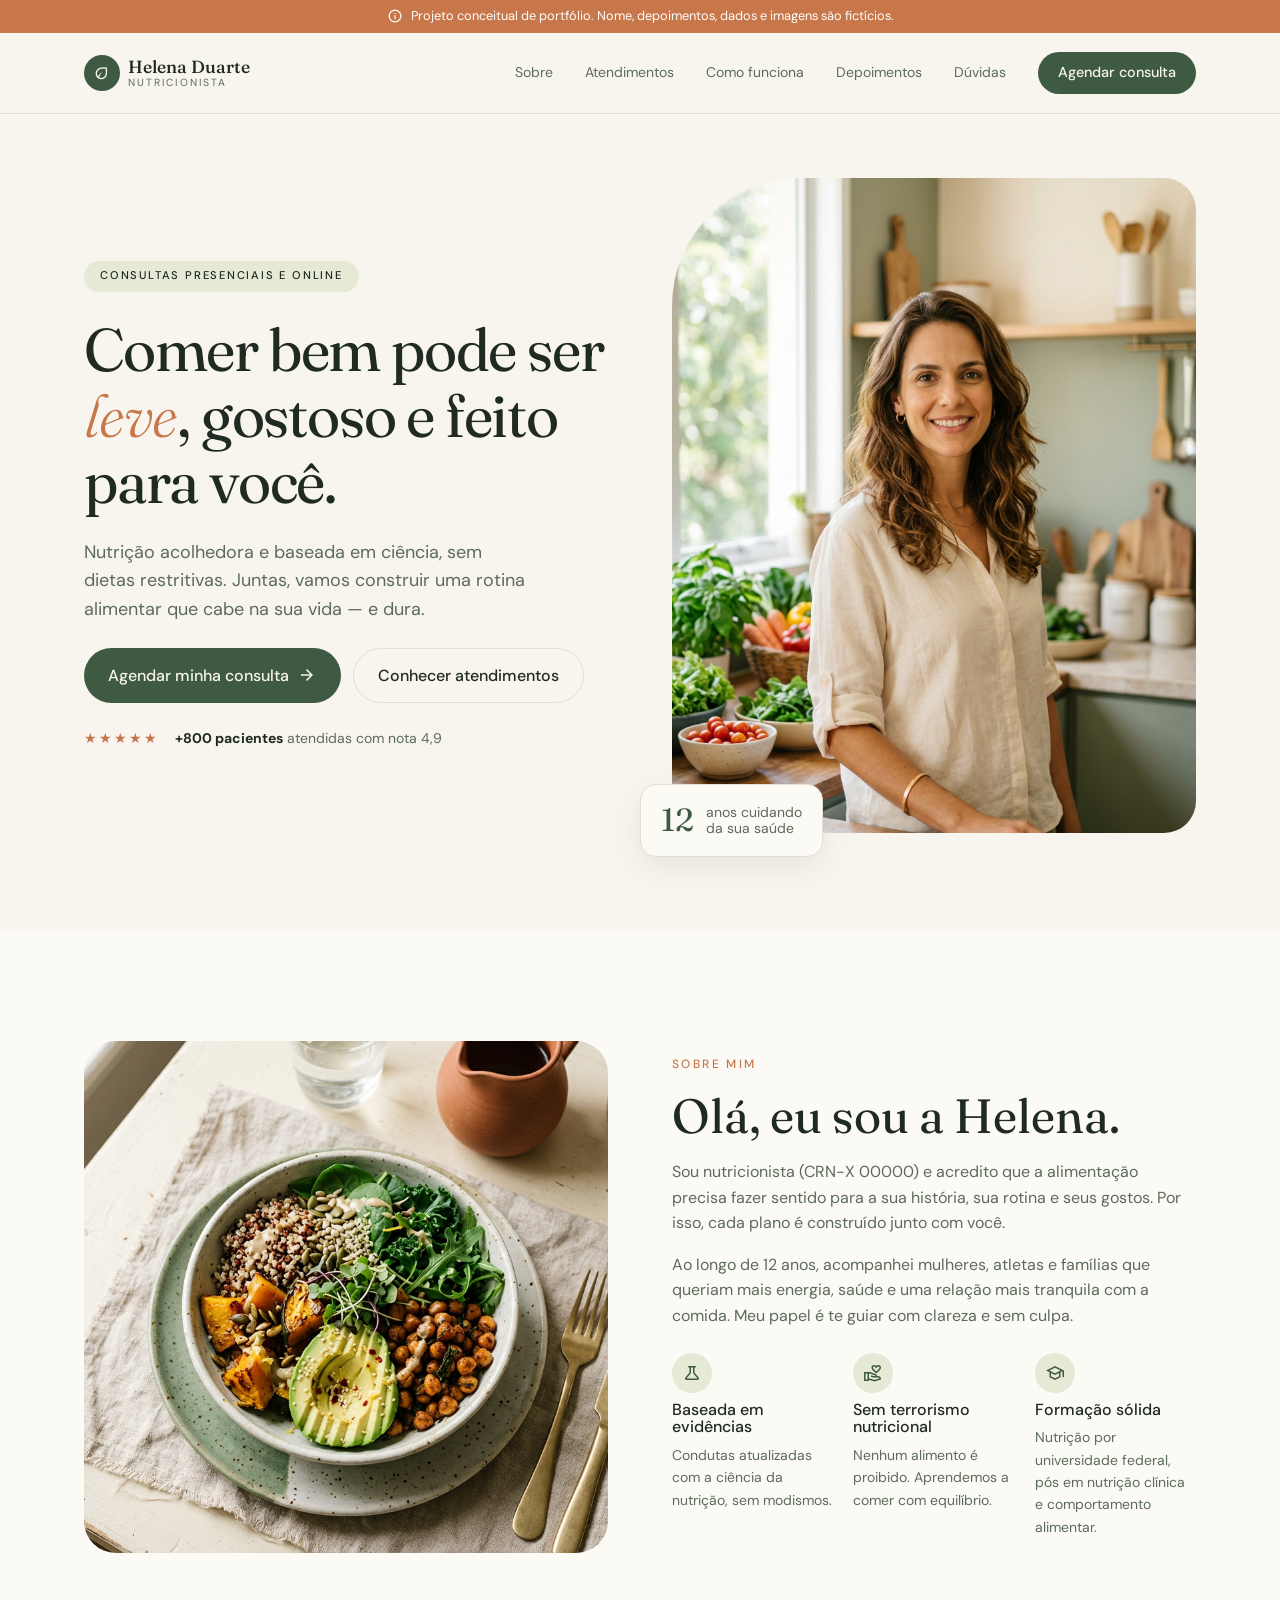
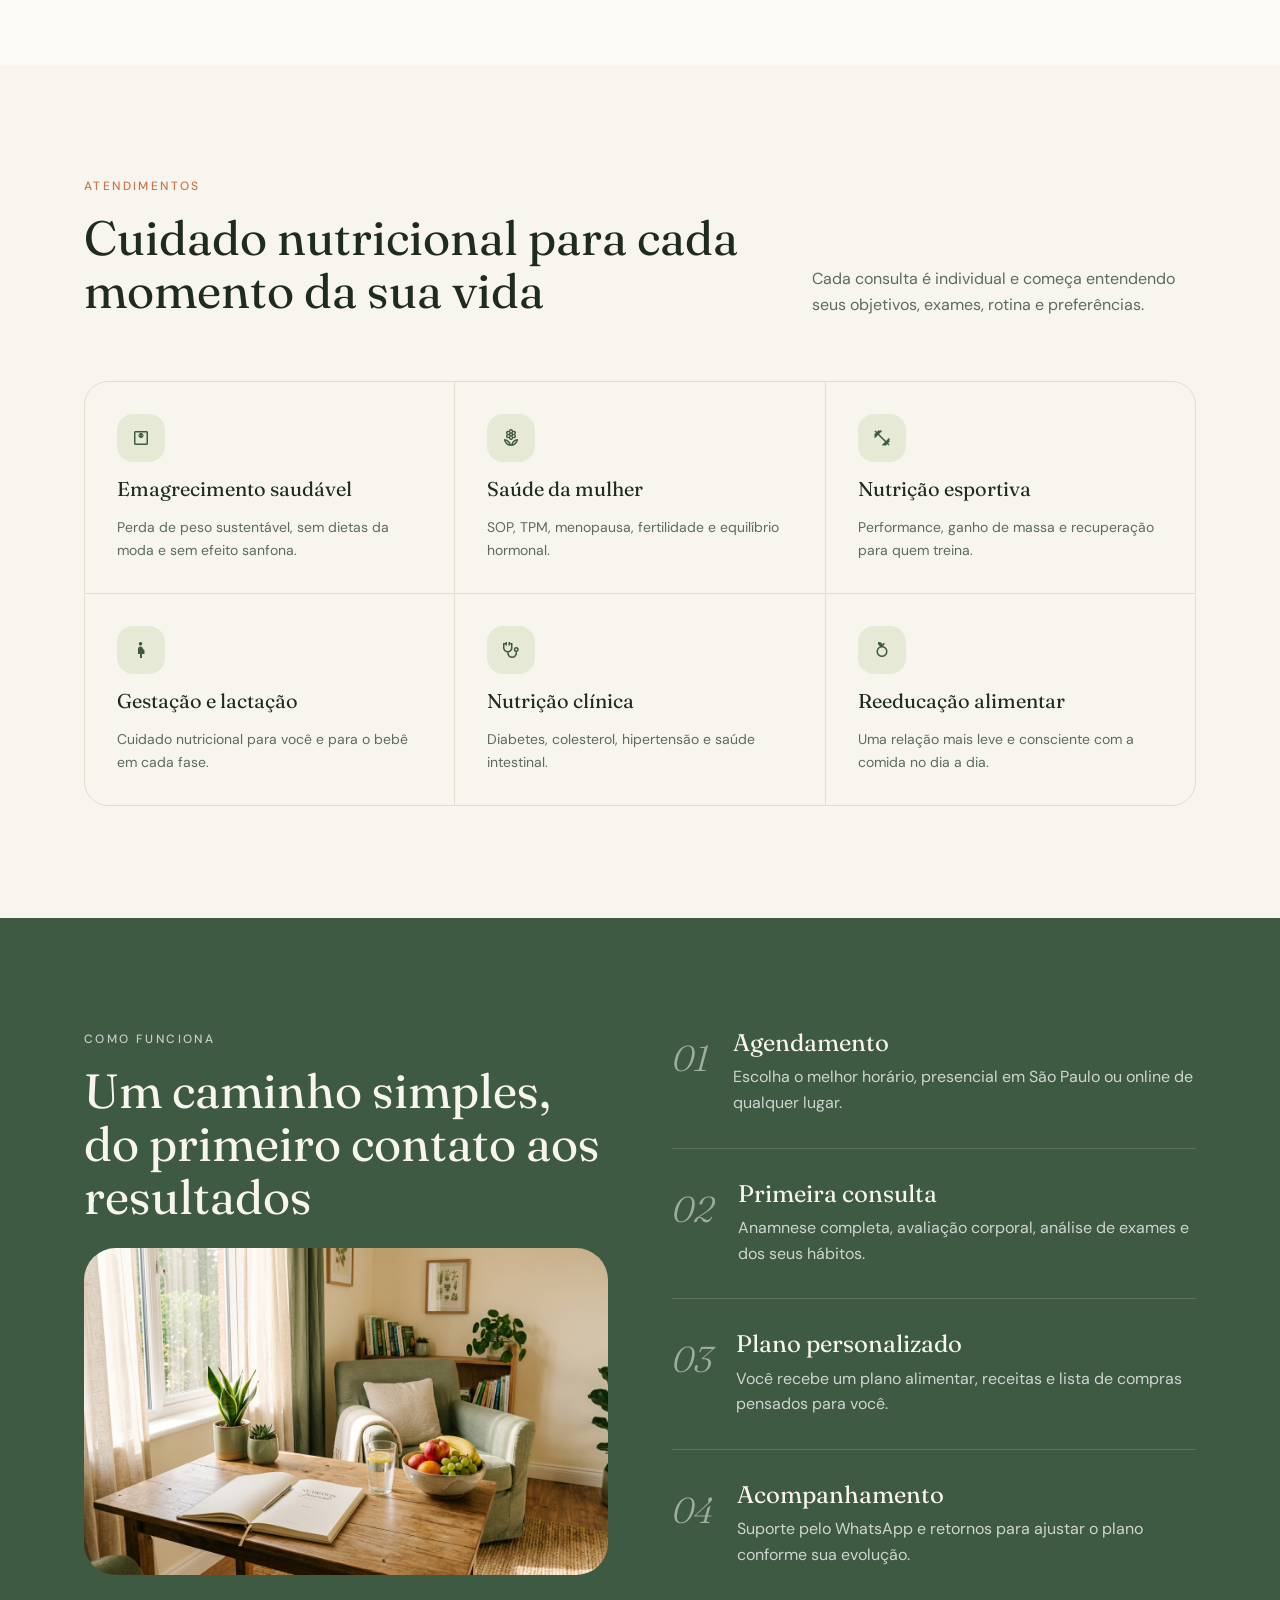
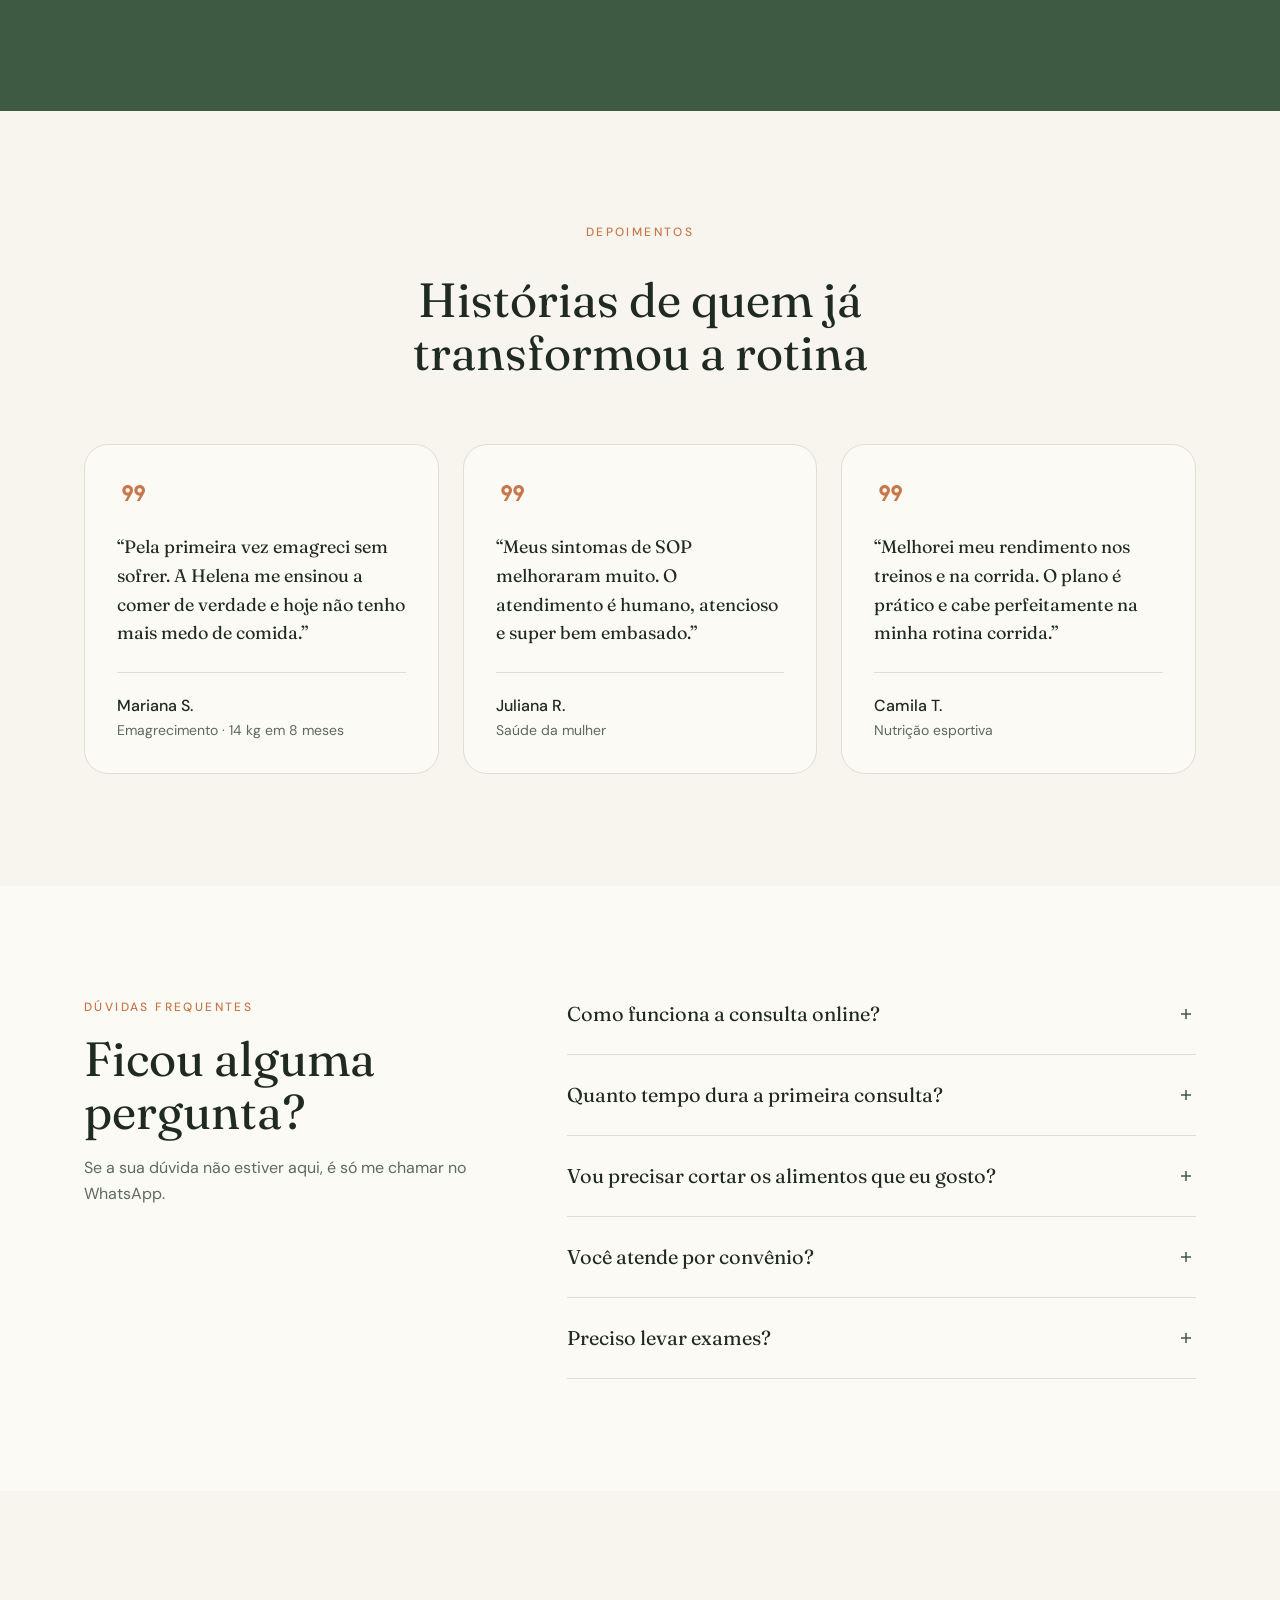
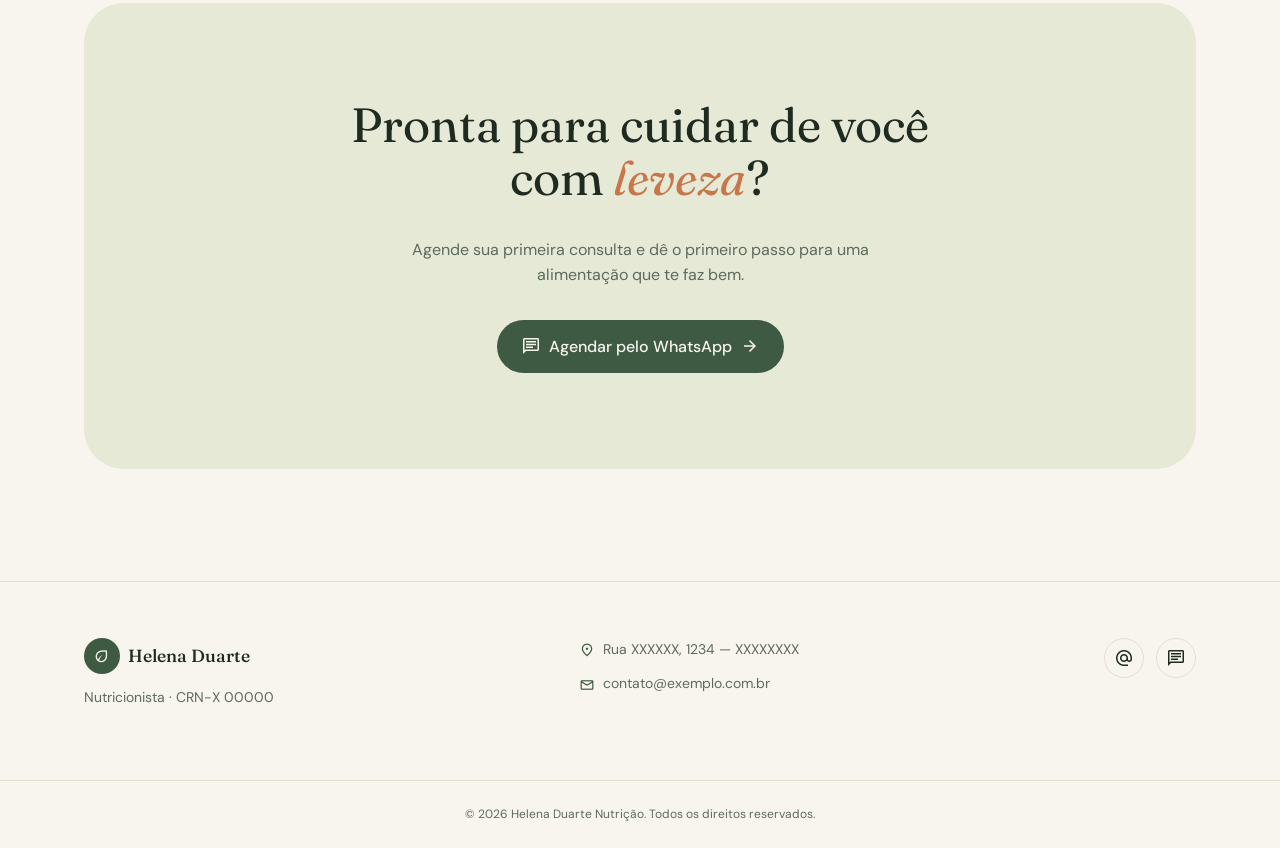
<file: index.html>
<!DOCTYPE html>
<html lang="pt-BR">
<head>
  <meta charset="UTF-8">
  <meta name="viewport" content="width=device-width, initial-scale=1.0">
  <title>Helena Duarte | Nutricionista (Projeto Conceitual)</title>
  <meta name="description" content="Nutrição acolhedora e baseada em ciência, sem dietas restritivas. Consultas presenciais e online.">
  

  <!-- Fontes do Google: Fraunces (títulos) e DM Sans (textos) -->
  <link rel="preconnect" href="https://fonts.googleapis.com">
  <link rel="preconnect" href="https://fonts.gstatic.com" crossorigin>
  <link href="https://fonts.googleapis.com/css2?family=DM+Sans:wght@400;500;600&family=Fraunces:ital,wght@0,300;0,400;0,500;1,300;1,400&display=swap" rel="stylesheet">

  <!-- Ícones do Google (Material Symbols). Uso: <span class="material-symbols-outlined">nome_do_icone</span> -->
  <link href="https://fonts.googleapis.com/css2?family=Material+Symbols+Outlined:opsz,wght,FILL,GRAD@24,400,0,0" rel="stylesheet">

  <link rel="stylesheet" href="./css/style.css">
</head>
<body>

  <div class="aviso-demo" role="note">
  <span class="material-symbols-outlined">info</span>
  <p>Projeto conceitual de portfólio. Nome, depoimentos, dados e imagens são fictícios.</p>
</div>

  <!-- ========== CABEÇALHO ========== -->
  <header class="header">
    <div class="container header__inner">
      <a href="#inicio" class="logo">
        <span class="logo__icon"><span class="material-symbols-outlined">eco</span></span>
        <span class="logo__text">
          <strong>Helena Duarte</strong>
          <small>Nutricionista</small>
        </span>
      </a>

      <nav class="nav" id="menu">
        <a href="#sobre">Sobre</a>
        <a href="#atendimentos">Atendimentos</a>
        <a href="#como-funciona">Como funciona</a>
        <a href="#depoimentos">Depoimentos</a>
        <a href="#duvidas">Dúvidas</a>
        <a href="https://wa.me/5511999999999" target="_blank" class="btn btn--primary nav__cta">Agendar consulta</a>
      </nav>

      <button class="menu-toggle" id="menu-toggle" aria-label="Abrir menu" aria-expanded="false">
        <span class="material-symbols-outlined">menu</span>
      </button>
    </div>
  </header>

  <main>

    <!-- ========== HERO (primeira seção) ========== -->
    <section id="inicio" class="hero">
      <div class="container hero__grid">
        <div class="hero__content">
          <span class="badge">Consultas presenciais e online</span>
          <h1>Comer bem pode ser <em>leve</em>, gostoso e feito para você.</h1>
          <p class="lead">
            Nutrição acolhedora e baseada em ciência, sem dietas restritivas. Juntas, vamos construir
            uma rotina alimentar que cabe na sua vida — e dura.
          </p>

          <div class="hero__buttons">
            <a href="https://wa.me/5511999999999" target="_blank" class="btn btn--primary btn--lg">
              Agendar minha consulta
              <span class="material-symbols-outlined">arrow_forward</span>
            </a>
            <a href="#atendimentos" class="btn btn--outline btn--lg">Conhecer atendimentos</a>
          </div>

          <div class="rating">
            <span class="stars">★★★★★</span>
            <p><strong>+800 pacientes</strong> atendidas com nota 4,9</p>
          </div>
        </div>

        <div class="hero__image">
          <img src="images/nutricionista.png" alt="Retrato da nutricionista Helena Duarte sorrindo em uma cozinha iluminada">
          <div class="hero__stat">
            <span class="hero__stat-number">12</span>
            <span>anos cuidando<br>da sua saúde</span>
          </div>
        </div>
      </div>
    </section>

    <!-- ========== SOBRE ========== -->
    <section id="sobre" class="section section--card">
      <div class="container about__grid">
        <img class="about__image" src="images/prato.png" alt="Prato colorido com quinoa, abóbora assada, abacate e grão-de-bico">

        <div class="about__content">
          <p class="eyebrow">Sobre mim</p>
          <h2>Olá, eu sou a Helena.</h2>
          <p class="muted">
            Sou nutricionista (CRN-X 00000) e acredito que a alimentação precisa fazer sentido para a sua
            história, sua rotina e seus gostos. Por isso, cada plano é construído junto com você.
          </p>
          <p class="muted">
            Ao longo de 12 anos, acompanhei mulheres, atletas e famílias que queriam mais energia, saúde e
            uma relação mais tranquila com a comida. Meu papel é te guiar com clareza e sem culpa.
          </p>

          <ul class="pillars">
            <li>
              <span class="icon-circle"><span class="material-symbols-outlined">science</span></span>
              <h3>Baseada em evidências</h3>
              <p>Condutas atualizadas com a ciência da nutrição, sem modismos.</p>
            </li>
            <li>
              <span class="icon-circle"><span class="material-symbols-outlined">volunteer_activism</span></span>
              <h3>Sem terrorismo nutricional</h3>
              <p>Nenhum alimento é proibido. Aprendemos a comer com equilíbrio.</p>
            </li>
            <li>
              <span class="icon-circle"><span class="material-symbols-outlined">school</span></span>
              <h3>Formação sólida</h3>
              <p>Nutrição por universidade federal, pós em nutrição clínica e comportamento alimentar.</p>
            </li>
          </ul>
        </div>
      </div>
    </section>

    <!-- ========== ATENDIMENTOS ========== -->
    <section id="atendimentos" class="section">
      <div class="container">
        <div class="section__head">
          <div>
            <p class="eyebrow">Atendimentos</p>
            <h2>Cuidado nutricional para cada momento da sua vida</h2>
          </div>
          <p class="muted">Cada consulta é individual e começa entendendo seus objetivos, exames, rotina e preferências.</p>
        </div>

        <ul class="services">
          <li class="service">
            <span class="icon-square"><span class="material-symbols-outlined">monitor_weight</span></span>
            <h3>Emagrecimento saudável</h3>
            <p>Perda de peso sustentável, sem dietas da moda e sem efeito sanfona.</p>
          </li>
          <li class="service">
            <span class="icon-square"><span class="material-symbols-outlined">local_florist</span></span>
            <h3>Saúde da mulher</h3>
            <p>SOP, TPM, menopausa, fertilidade e equilíbrio hormonal.</p>
          </li>
          <li class="service">
            <span class="icon-square"><span class="material-symbols-outlined">fitness_center</span></span>
            <h3>Nutrição esportiva</h3>
            <p>Performance, ganho de massa e recuperação para quem treina.</p>
          </li>
          <li class="service">
            <span class="icon-square"><span class="material-symbols-outlined">pregnant_woman</span></span>
            <h3>Gestação e lactação</h3>
            <p>Cuidado nutricional para você e para o bebê em cada fase.</p>
          </li>
          <li class="service">
            <span class="icon-square"><span class="material-symbols-outlined">stethoscope</span></span>
            <h3>Nutrição clínica</h3>
            <p>Diabetes, colesterol, hipertensão e saúde intestinal.</p>
          </li>
          <li class="service">
            <span class="icon-square"><span class="material-symbols-outlined">nutrition</span></span>
            <h3>Reeducação alimentar</h3>
            <p>Uma relação mais leve e consciente com a comida no dia a dia.</p>
          </li>
        </ul>
      </div>
    </section>

    <!-- ========== COMO FUNCIONA ========== -->
    <section id="como-funciona" class="section section--primary">
      <div class="container process__grid">
        <div>
          <p class="eyebrow eyebrow--light">Como funciona</p>
          <h2>Um caminho simples, do primeiro contato aos resultados</h2>
          <img class="process__image" src="images/consulta.png" alt="Consultório aconchegante com mesa de madeira, frutas e plantas">
        </div>

        <ol class="steps">
          <li>
            <span class="steps__number">01</span>
            <div>
              <h3>Agendamento</h3>
              <p>Escolha o melhor horário, presencial em São Paulo ou online de qualquer lugar.</p>
            </div>
          </li>
          <li>
            <span class="steps__number">02</span>
            <div>
              <h3>Primeira consulta</h3>
              <p>Anamnese completa, avaliação corporal, análise de exames e dos seus hábitos.</p>
            </div>
          </li>
          <li>
            <span class="steps__number">03</span>
            <div>
              <h3>Plano personalizado</h3>
              <p>Você recebe um plano alimentar, receitas e lista de compras pensados para você.</p>
            </div>
          </li>
          <li>
            <span class="steps__number">04</span>
            <div>
              <h3>Acompanhamento</h3>
              <p>Suporte pelo WhatsApp e retornos para ajustar o plano conforme sua evolução.</p>
            </div>
          </li>
        </ol>
      </div>
    </section>

    <!-- ========== DEPOIMENTOS ========== -->
    <section id="depoimentos" class="section">
      <div class="container">
        <div class="section__head section__head--center">
          <p class="eyebrow">Depoimentos</p>
          <h2>Histórias de quem já transformou a rotina</h2>
        </div>

        <ul class="testimonials">
          <li>
            <figure class="testimonial">
              <span class="material-symbols-outlined testimonial__quote">format_quote</span>
              <blockquote>“Pela primeira vez emagreci sem sofrer. A Helena me ensinou a comer de verdade e hoje não tenho mais medo de comida.”</blockquote>
              <figcaption>
                <strong>Mariana S.</strong>
                <span>Emagrecimento · 14 kg em 8 meses</span>
              </figcaption>
            </figure>
          </li>
          <li>
            <figure class="testimonial">
              <span class="material-symbols-outlined testimonial__quote">format_quote</span>
              <blockquote>“Meus sintomas de SOP melhoraram muito. O atendimento é humano, atencioso e super bem embasado.”</blockquote>
              <figcaption>
                <strong>Juliana R.</strong>
                <span>Saúde da mulher</span>
              </figcaption>
            </figure>
          </li>
          <li>
            <figure class="testimonial">
              <span class="material-symbols-outlined testimonial__quote">format_quote</span>
              <blockquote>“Melhorei meu rendimento nos treinos e na corrida. O plano é prático e cabe perfeitamente na minha rotina corrida.”</blockquote>
              <figcaption>
                <strong>Camila T.</strong>
                <span>Nutrição esportiva</span>
              </figcaption>
            </figure>
          </li>
        </ul>
      </div>
    </section>

    <!-- ========== DÚVIDAS (FAQ) ========== -->
    <!-- A tag <details> abre e fecha sozinha, sem precisar de JavaScript! -->
    <section id="duvidas" class="section section--card">
      <div class="container faq__grid">
        <div>
          <p class="eyebrow">Dúvidas frequentes</p>
          <h2>Ficou alguma pergunta?</h2>
          <p class="muted">Se a sua dúvida não estiver aqui, é só me chamar no WhatsApp.</p>
        </div>

        <div class="faq">
          <details>
            <summary>Como funciona a consulta online? <span class="material-symbols-outlined">add</span></summary>
            <p>A consulta é feita por videochamada, com a mesma duração e qualidade da presencial. Você recebe o plano alimentar e materiais por um aplicativo exclusivo.</p>
          </details>
          <details>
            <summary>Quanto tempo dura a primeira consulta? <span class="material-symbols-outlined">add</span></summary>
            <p>A primeira consulta dura cerca de 60 a 75 minutos. Os retornos duram em média 40 minutos.</p>
          </details>
          <details>
            <summary>Vou precisar cortar os alimentos que eu gosto? <span class="material-symbols-outlined">add</span></summary>
            <p>Não. O plano é construído a partir das suas preferências. O objetivo é equilíbrio, não restrição.</p>
          </details>
          <details>
            <summary>Você atende por convênio? <span class="material-symbols-outlined">add</span></summary>
            <p>Os atendimentos são particulares, mas emito recibo para que você solicite reembolso ao seu plano de saúde.</p>
          </details>
          <details>
            <summary>Preciso levar exames? <span class="material-symbols-outlined">add</span></summary>
            <p>Se tiver exames recentes (últimos 6 meses), leve ou envie antes da consulta. Caso não tenha, posso solicitar os necessários.</p>
          </details>
        </div>
      </div>
    </section>

    <!-- ========== CHAMADA FINAL ========== -->
    <section class="section">
      <div class="container">
        <div class="cta">
          <h2>Pronta para cuidar de você com <em>leveza</em>?</h2>
          <p class="muted">Agende sua primeira consulta e dê o primeiro passo para uma alimentação que te faz bem.</p>
          <a href="https://wa.me/5511999999999" target="_blank" class="btn btn--primary btn--lg">
            <span class="material-symbols-outlined">chat</span>
            Agendar pelo WhatsApp
            <span class="material-symbols-outlined">arrow_forward</span>
          </a>
        </div>
      </div>
    </section>

  </main>

  <!-- ========== RODAPÉ ========== -->
  <footer class="footer">
    <div class="container footer__grid">
      <div>
        <div class="logo">
          <span class="logo__icon"><span class="material-symbols-outlined">eco</span></span>
          <strong class="logo__name">Helena Duarte</strong>
        </div>
        <p class="muted small">Nutricionista · CRN-X 00000</p>
      </div>

      <address class="footer__contact">
        <span><span class="material-symbols-outlined">location_on</span> Rua XXXXXX, 1234 — XXXXXXXX</span>
        <a href="mailto:contato@exemplo.com.br"><span class="material-symbols-outlined">mail</span> contato@exemplo.com.br</a>
      </address>

      <div class="footer__social">
        <a href="https://instagram.com/" target="_blank" aria-label="Instagram"><span class="material-symbols-outlined">alternate_email</span></a>
        <a href="https://wa.me/5511999999999" target="_blank" aria-label="WhatsApp"><span class="material-symbols-outlined">chat</span></a>
      </div>
    </div>
    <p class="footer__copy">© <span id="ano"></span> Helena Duarte Nutrição. Todos os direitos reservados.</p>
  </footer>

  <script src="./js/script.js"></script>
</body>
</html>
</file>
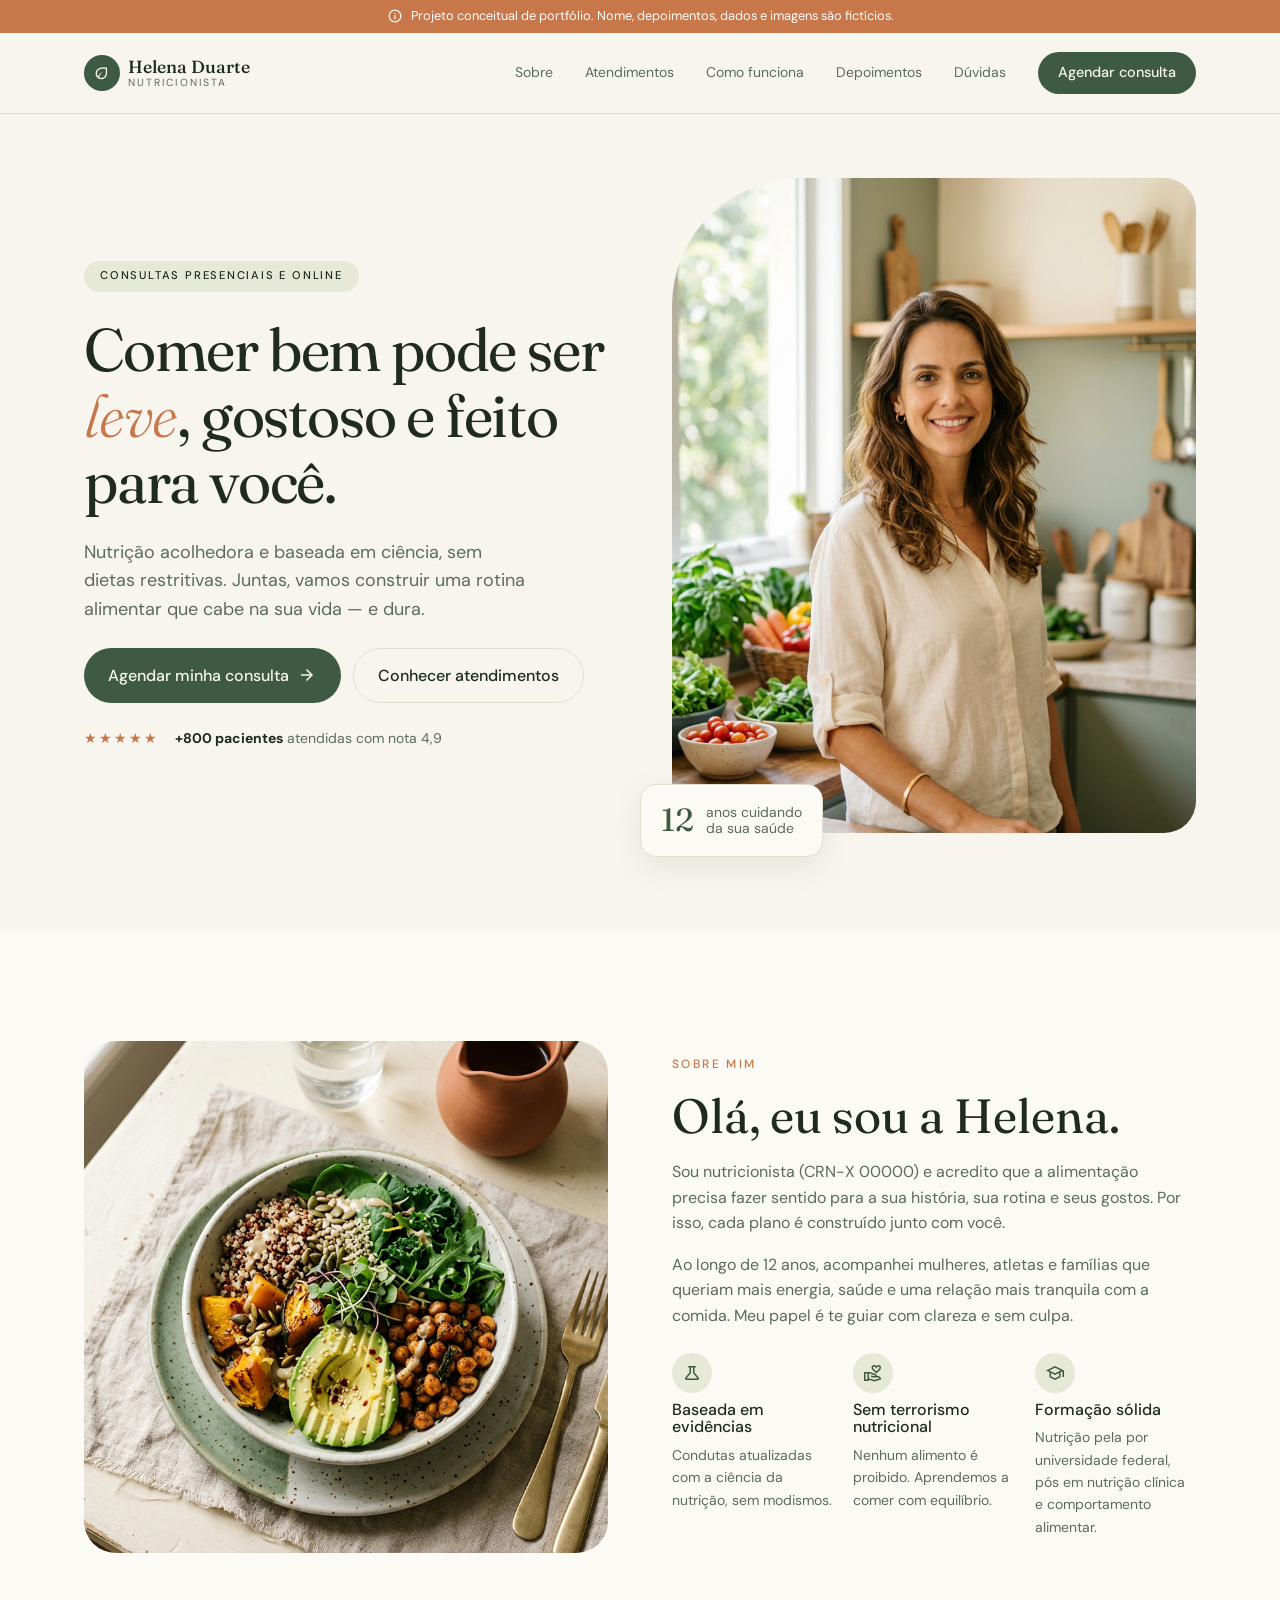
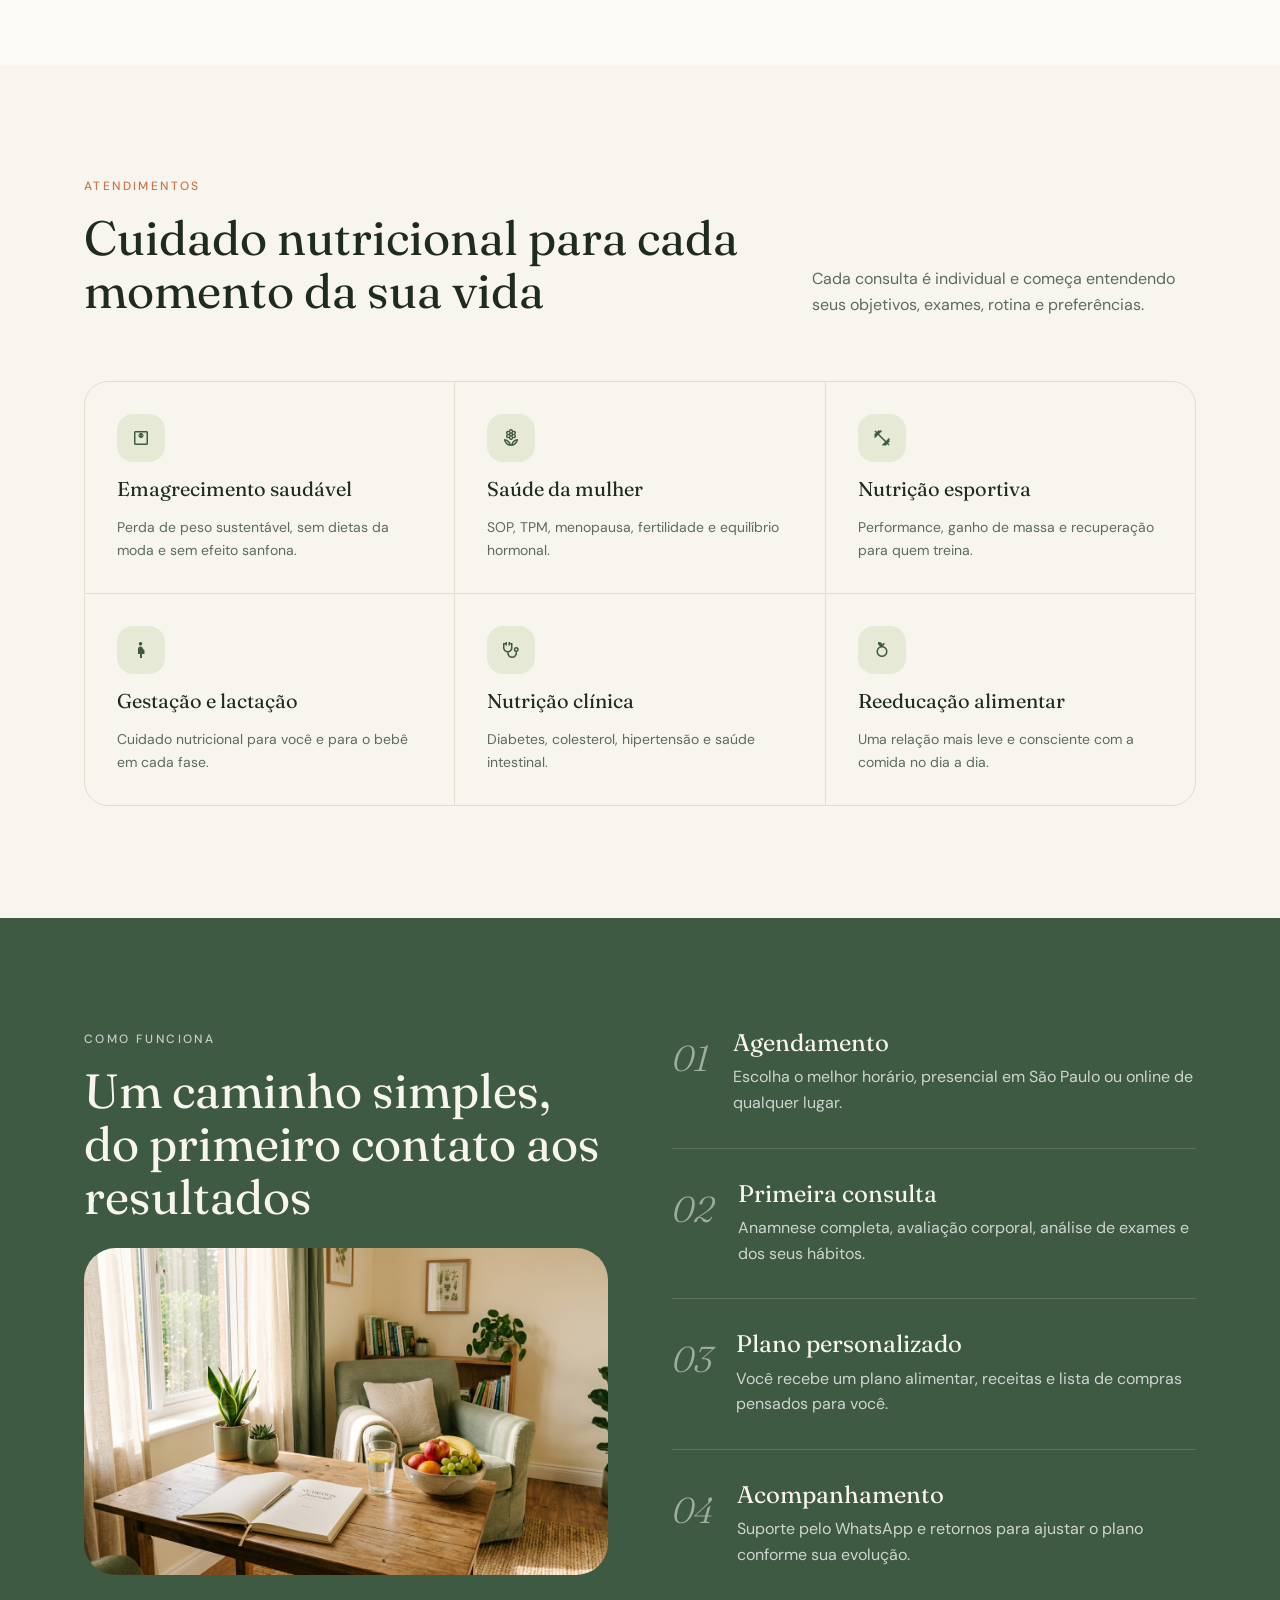
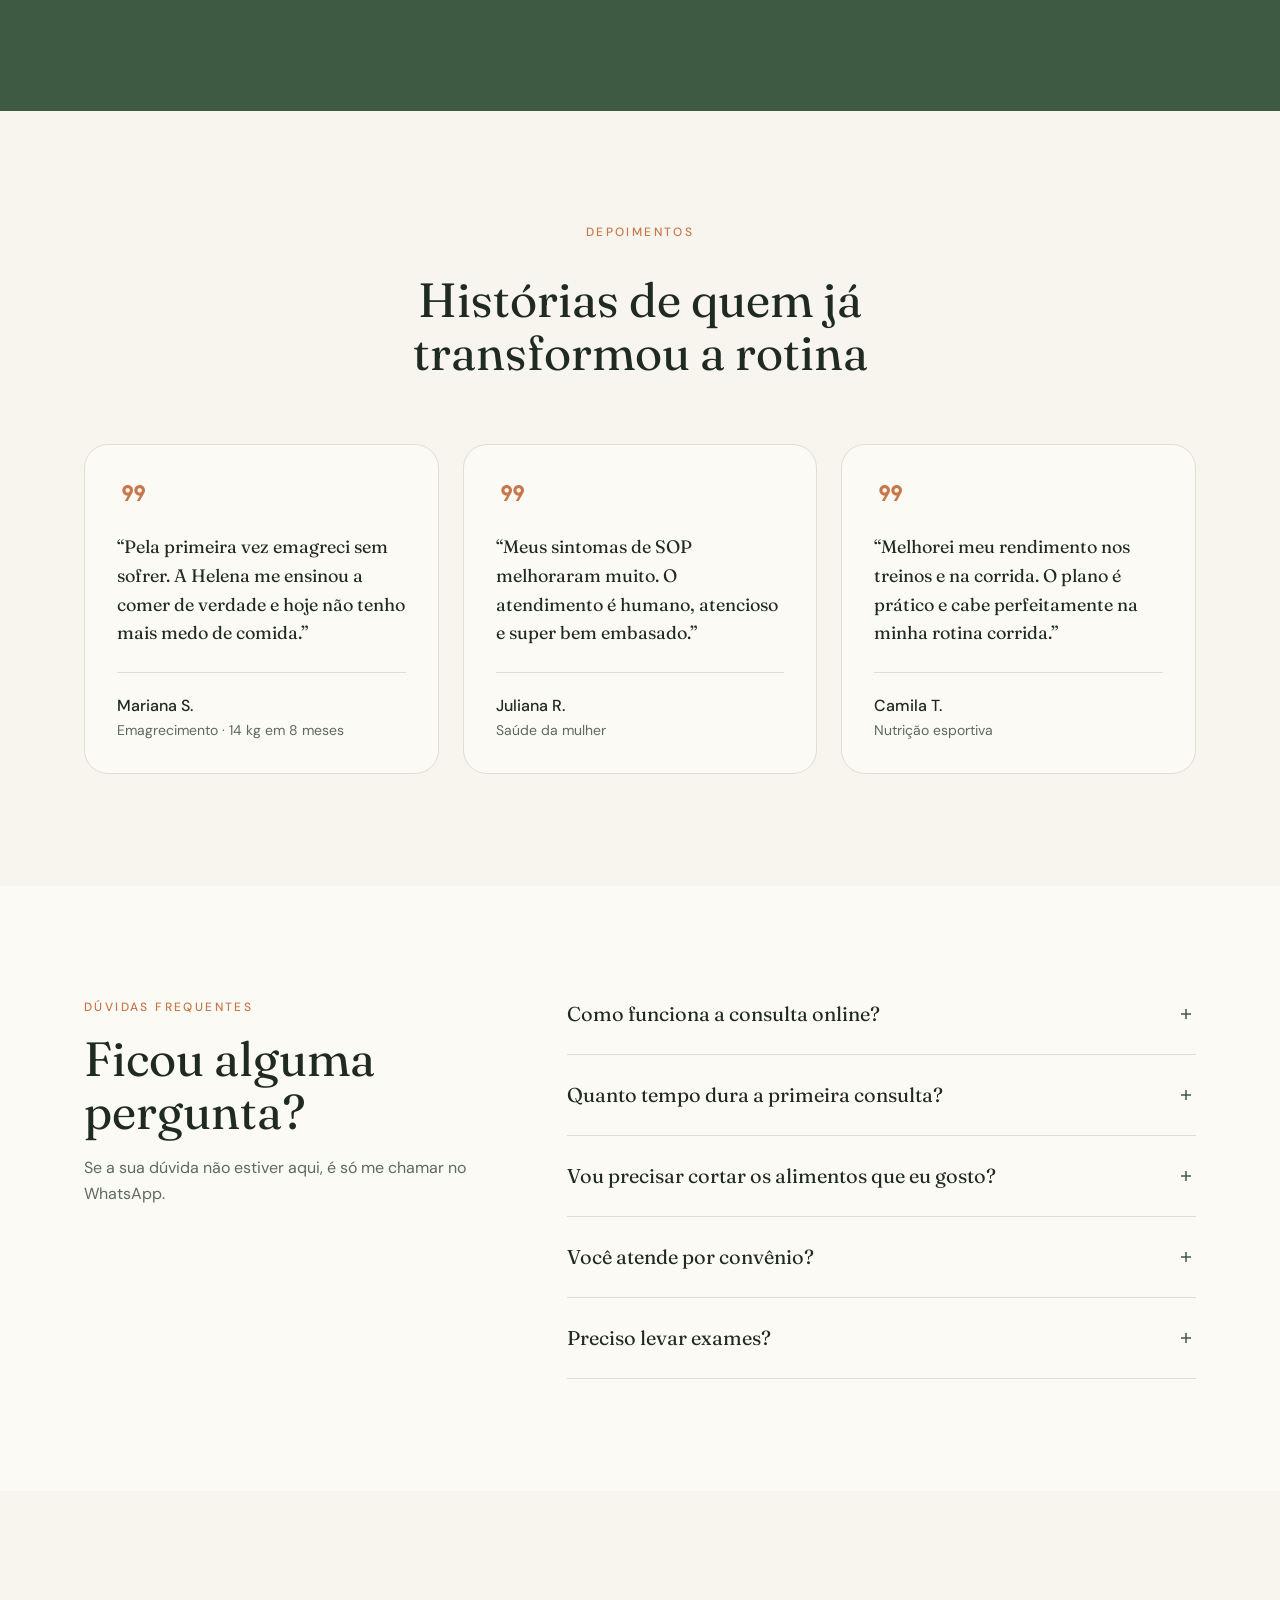
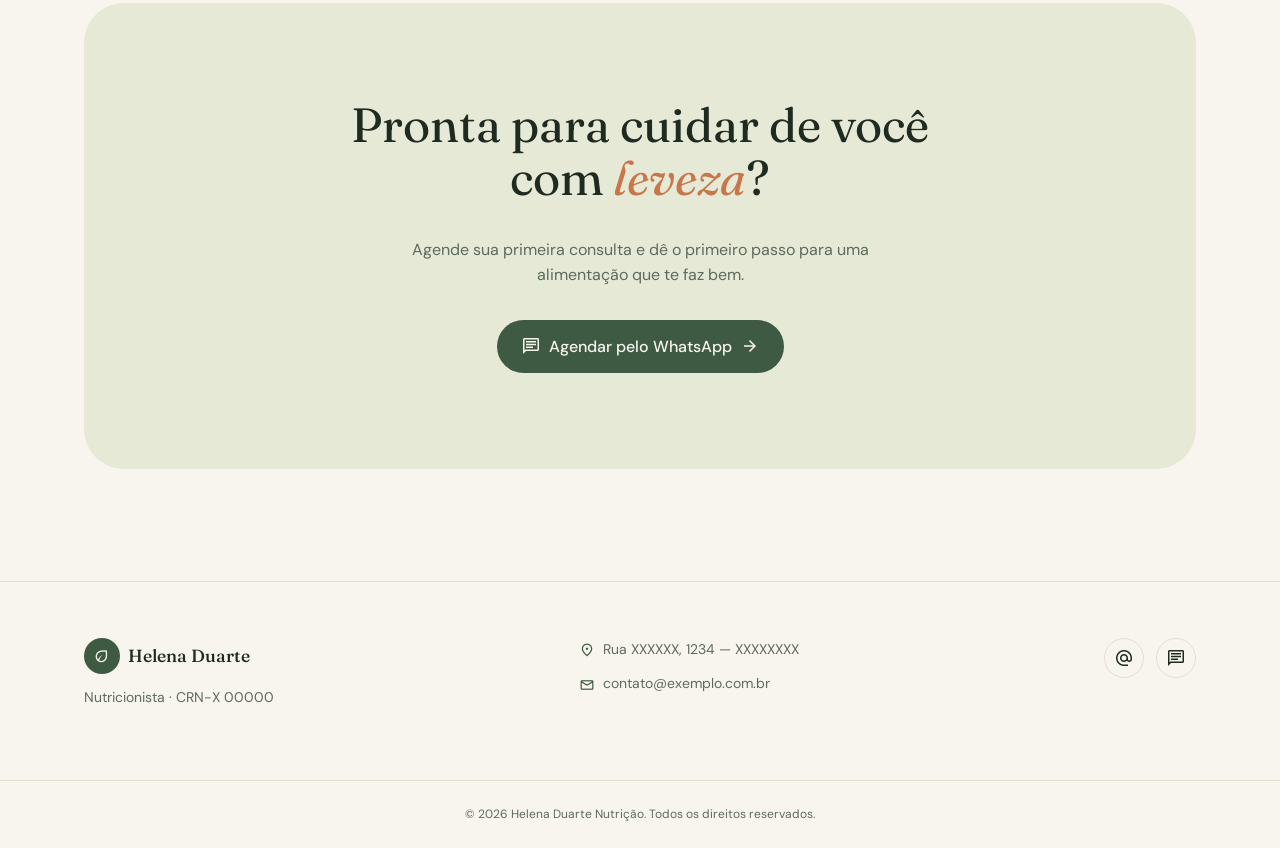
<file: html-puro/index.html>
<!DOCTYPE html>
<html lang="pt-BR">
<head>
  <meta charset="UTF-8">
  <meta name="viewport" content="width=device-width, initial-scale=1.0">
  <title>Helena Duarte | Nutricionista (Projeto Conceitual)</title>
  <meta name="description" content="Nutrição acolhedora e baseada em ciência, sem dietas restritivas. Consultas presenciais e online.">

  <!-- Fontes do Google: Fraunces (títulos) e DM Sans (textos) -->
  <link rel="preconnect" href="https://fonts.googleapis.com">
  <link rel="preconnect" href="https://fonts.gstatic.com" crossorigin>
  <link href="https://fonts.googleapis.com/css2?family=DM+Sans:wght@400;500;600&family=Fraunces:ital,wght@0,300;0,400;0,500;1,300;1,400&display=swap" rel="stylesheet">

  <!-- Ícones do Google (Material Symbols). Uso: <span class="material-symbols-outlined">nome_do_icone</span> -->
  <link href="https://fonts.googleapis.com/css2?family=Material+Symbols+Outlined:opsz,wght,FILL,GRAD@24,400,0,0" rel="stylesheet">

  <link rel="stylesheet" href="style.css">
</head>
<body>

  <div class="aviso-demo" role="note">
  <span class="material-symbols-outlined">info</span>
  <p>Projeto conceitual de portfólio. Nome, depoimentos, dados e imagens são fictícios.</p>
</div>

  <!-- ========== CABEÇALHO ========== -->
  <header class="header">
    <div class="container header__inner">
      <a href="#inicio" class="logo">
        <span class="logo__icon"><span class="material-symbols-outlined">eco</span></span>
        <span class="logo__text">
          <strong>Helena Duarte</strong>
          <small>Nutricionista</small>
        </span>
      </a>

      <nav class="nav" id="menu">
        <a href="#sobre">Sobre</a>
        <a href="#atendimentos">Atendimentos</a>
        <a href="#como-funciona">Como funciona</a>
        <a href="#depoimentos">Depoimentos</a>
        <a href="#duvidas">Dúvidas</a>
        <a href="https://wa.me/5511999999999" target="_blank" class="btn btn--primary nav__cta">Agendar consulta</a>
      </nav>

      <button class="menu-toggle" id="menu-toggle" aria-label="Abrir menu" aria-expanded="false">
        <span class="material-symbols-outlined">menu</span>
      </button>
    </div>
  </header>

  <main>

    <!-- ========== HERO (primeira seção) ========== -->
    <section id="inicio" class="hero">
      <div class="container hero__grid">
        <div class="hero__content">
          <span class="badge">Consultas presenciais e online</span>
          <h1>Comer bem pode ser <em>leve</em>, gostoso e feito para você.</h1>
          <p class="lead">
            Nutrição acolhedora e baseada em ciência, sem dietas restritivas. Juntas, vamos construir
            uma rotina alimentar que cabe na sua vida — e dura.
          </p>

          <div class="hero__buttons">
            <a href="https://wa.me/5511999999999" target="_blank" class="btn btn--primary btn--lg">
              Agendar minha consulta
              <span class="material-symbols-outlined">arrow_forward</span>
            </a>
            <a href="#atendimentos" class="btn btn--outline btn--lg">Conhecer atendimentos</a>
          </div>

          <div class="rating">
            <span class="stars">★★★★★</span>
            <p><strong>+800 pacientes</strong> atendidas com nota 4,9</p>
          </div>
        </div>

        <div class="hero__image">
          <img src="images/nutricionista.png" alt="Retrato da nutricionista Helena Duarte sorrindo em uma cozinha iluminada">
          <div class="hero__stat">
            <span class="hero__stat-number">12</span>
            <span>anos cuidando<br>da sua saúde</span>
          </div>
        </div>
      </div>
    </section>

    <!-- ========== SOBRE ========== -->
    <section id="sobre" class="section section--card">
      <div class="container about__grid">
        <img class="about__image" src="images/prato.png" alt="Prato colorido com quinoa, abóbora assada, abacate e grão-de-bico">

        <div class="about__content">
          <p class="eyebrow">Sobre mim</p>
          <h2>Olá, eu sou a Helena.</h2>
          <p class="muted">
            Sou nutricionista (CRN-X 00000) e acredito que a alimentação precisa fazer sentido para a sua
            história, sua rotina e seus gostos. Por isso, cada plano é construído junto com você.
          </p>
          <p class="muted">
            Ao longo de 12 anos, acompanhei mulheres, atletas e famílias que queriam mais energia, saúde e
            uma relação mais tranquila com a comida. Meu papel é te guiar com clareza e sem culpa.
          </p>

          <ul class="pillars">
            <li>
              <span class="icon-circle"><span class="material-symbols-outlined">science</span></span>
              <h3>Baseada em evidências</h3>
              <p>Condutas atualizadas com a ciência da nutrição, sem modismos.</p>
            </li>
            <li>
              <span class="icon-circle"><span class="material-symbols-outlined">volunteer_activism</span></span>
              <h3>Sem terrorismo nutricional</h3>
              <p>Nenhum alimento é proibido. Aprendemos a comer com equilíbrio.</p>
            </li>
            <li>
              <span class="icon-circle"><span class="material-symbols-outlined">school</span></span>
              <h3>Formação sólida</h3>
              <p>Nutrição pela por universidade federal, pós em nutrição clínica e comportamento alimentar.</p>
            </li>
          </ul>
        </div>
      </div>
    </section>

    <!-- ========== ATENDIMENTOS ========== -->
    <section id="atendimentos" class="section">
      <div class="container">
        <div class="section__head">
          <div>
            <p class="eyebrow">Atendimentos</p>
            <h2>Cuidado nutricional para cada momento da sua vida</h2>
          </div>
          <p class="muted">Cada consulta é individual e começa entendendo seus objetivos, exames, rotina e preferências.</p>
        </div>

        <ul class="services">
          <li class="service">
            <span class="icon-square"><span class="material-symbols-outlined">monitor_weight</span></span>
            <h3>Emagrecimento saudável</h3>
            <p>Perda de peso sustentável, sem dietas da moda e sem efeito sanfona.</p>
          </li>
          <li class="service">
            <span class="icon-square"><span class="material-symbols-outlined">local_florist</span></span>
            <h3>Saúde da mulher</h3>
            <p>SOP, TPM, menopausa, fertilidade e equilíbrio hormonal.</p>
          </li>
          <li class="service">
            <span class="icon-square"><span class="material-symbols-outlined">fitness_center</span></span>
            <h3>Nutrição esportiva</h3>
            <p>Performance, ganho de massa e recuperação para quem treina.</p>
          </li>
          <li class="service">
            <span class="icon-square"><span class="material-symbols-outlined">pregnant_woman</span></span>
            <h3>Gestação e lactação</h3>
            <p>Cuidado nutricional para você e para o bebê em cada fase.</p>
          </li>
          <li class="service">
            <span class="icon-square"><span class="material-symbols-outlined">stethoscope</span></span>
            <h3>Nutrição clínica</h3>
            <p>Diabetes, colesterol, hipertensão e saúde intestinal.</p>
          </li>
          <li class="service">
            <span class="icon-square"><span class="material-symbols-outlined">nutrition</span></span>
            <h3>Reeducação alimentar</h3>
            <p>Uma relação mais leve e consciente com a comida no dia a dia.</p>
          </li>
        </ul>
      </div>
    </section>

    <!-- ========== COMO FUNCIONA ========== -->
    <section id="como-funciona" class="section section--primary">
      <div class="container process__grid">
        <div>
          <p class="eyebrow eyebrow--light">Como funciona</p>
          <h2>Um caminho simples, do primeiro contato aos resultados</h2>
          <img class="process__image" src="images/consulta.png" alt="Consultório aconchegante com mesa de madeira, frutas e plantas">
        </div>

        <ol class="steps">
          <li>
            <span class="steps__number">01</span>
            <div>
              <h3>Agendamento</h3>
              <p>Escolha o melhor horário, presencial em São Paulo ou online de qualquer lugar.</p>
            </div>
          </li>
          <li>
            <span class="steps__number">02</span>
            <div>
              <h3>Primeira consulta</h3>
              <p>Anamnese completa, avaliação corporal, análise de exames e dos seus hábitos.</p>
            </div>
          </li>
          <li>
            <span class="steps__number">03</span>
            <div>
              <h3>Plano personalizado</h3>
              <p>Você recebe um plano alimentar, receitas e lista de compras pensados para você.</p>
            </div>
          </li>
          <li>
            <span class="steps__number">04</span>
            <div>
              <h3>Acompanhamento</h3>
              <p>Suporte pelo WhatsApp e retornos para ajustar o plano conforme sua evolução.</p>
            </div>
          </li>
        </ol>
      </div>
    </section>

    <!-- ========== DEPOIMENTOS ========== -->
    <section id="depoimentos" class="section">
      <div class="container">
        <div class="section__head section__head--center">
          <p class="eyebrow">Depoimentos</p>
          <h2>Histórias de quem já transformou a rotina</h2>
        </div>

        <ul class="testimonials">
          <li>
            <figure class="testimonial">
              <span class="material-symbols-outlined testimonial__quote">format_quote</span>
              <blockquote>“Pela primeira vez emagreci sem sofrer. A Helena me ensinou a comer de verdade e hoje não tenho mais medo de comida.”</blockquote>
              <figcaption>
                <strong>Mariana S.</strong>
                <span>Emagrecimento · 14 kg em 8 meses</span>
              </figcaption>
            </figure>
          </li>
          <li>
            <figure class="testimonial">
              <span class="material-symbols-outlined testimonial__quote">format_quote</span>
              <blockquote>“Meus sintomas de SOP melhoraram muito. O atendimento é humano, atencioso e super bem embasado.”</blockquote>
              <figcaption>
                <strong>Juliana R.</strong>
                <span>Saúde da mulher</span>
              </figcaption>
            </figure>
          </li>
          <li>
            <figure class="testimonial">
              <span class="material-symbols-outlined testimonial__quote">format_quote</span>
              <blockquote>“Melhorei meu rendimento nos treinos e na corrida. O plano é prático e cabe perfeitamente na minha rotina corrida.”</blockquote>
              <figcaption>
                <strong>Camila T.</strong>
                <span>Nutrição esportiva</span>
              </figcaption>
            </figure>
          </li>
        </ul>
      </div>
    </section>

    <!-- ========== DÚVIDAS (FAQ) ========== -->
    <!-- A tag <details> abre e fecha sozinha, sem precisar de JavaScript! -->
    <section id="duvidas" class="section section--card">
      <div class="container faq__grid">
        <div>
          <p class="eyebrow">Dúvidas frequentes</p>
          <h2>Ficou alguma pergunta?</h2>
          <p class="muted">Se a sua dúvida não estiver aqui, é só me chamar no WhatsApp.</p>
        </div>

        <div class="faq">
          <details>
            <summary>Como funciona a consulta online? <span class="material-symbols-outlined">add</span></summary>
            <p>A consulta é feita por videochamada, com a mesma duração e qualidade da presencial. Você recebe o plano alimentar e materiais por um aplicativo exclusivo.</p>
          </details>
          <details>
            <summary>Quanto tempo dura a primeira consulta? <span class="material-symbols-outlined">add</span></summary>
            <p>A primeira consulta dura cerca de 60 a 75 minutos. Os retornos duram em média 40 minutos.</p>
          </details>
          <details>
            <summary>Vou precisar cortar os alimentos que eu gosto? <span class="material-symbols-outlined">add</span></summary>
            <p>Não. O plano é construído a partir das suas preferências. O objetivo é equilíbrio, não restrição.</p>
          </details>
          <details>
            <summary>Você atende por convênio? <span class="material-symbols-outlined">add</span></summary>
            <p>Os atendimentos são particulares, mas emito recibo para que você solicite reembolso ao seu plano de saúde.</p>
          </details>
          <details>
            <summary>Preciso levar exames? <span class="material-symbols-outlined">add</span></summary>
            <p>Se tiver exames recentes (últimos 6 meses), leve ou envie antes da consulta. Caso não tenha, posso solicitar os necessários.</p>
          </details>
        </div>
      </div>
    </section>

    <!-- ========== CHAMADA FINAL ========== -->
    <section class="section">
      <div class="container">
        <div class="cta">
          <h2>Pronta para cuidar de você com <em>leveza</em>?</h2>
          <p class="muted">Agende sua primeira consulta e dê o primeiro passo para uma alimentação que te faz bem.</p>
          <a href="https://wa.me/5511999999999" target="_blank" class="btn btn--primary btn--lg">
            <span class="material-symbols-outlined">chat</span>
            Agendar pelo WhatsApp
            <span class="material-symbols-outlined">arrow_forward</span>
          </a>
        </div>
      </div>
    </section>

  </main>

  <!-- ========== RODAPÉ ========== -->
  <footer class="footer">
    <div class="container footer__grid">
      <div>
        <div class="logo">
          <span class="logo__icon"><span class="material-symbols-outlined">eco</span></span>
          <strong class="logo__name">Helena Duarte</strong>
        </div>
        <p class="muted small">Nutricionista · CRN-X 00000</p>
      </div>

      <address class="footer__contact">
        <span><span class="material-symbols-outlined">location_on</span> Rua XXXXXX, 1234 — XXXXXXXX</span>
        <a href="mailto:contato@exemplo.com.br"><span class="material-symbols-outlined">mail</span> contato@exemplo.com.br</a>
      </address>

      <div class="footer__social">
        <a href="https://instagram.com/" target="_blank" aria-label="Instagram"><span class="material-symbols-outlined">alternate_email</span></a>
        <a href="https://wa.me/5511999999999" target="_blank" aria-label="WhatsApp"><span class="material-symbols-outlined">chat</span></a>
      </div>
    </div>
    <p class="footer__copy">© <span id="ano"></span> Helena Duarte Nutrição. Todos os direitos reservados.</p>
  </footer>

  <script src="script.js"></script>
</body>
</html>
</file>
<file: css/style.css>
/* =========================================================
   1. VARIÁVEIS (cores e fontes)
   Mude aqui e o site inteiro muda junto!
   ========================================================= */
:root {
  --fundo: #f8f5ee;
  --fundo-card: #fcfaf5;
  --texto: #1f2a20;
  --texto-suave: #5c6b5d;
  --verde: #3f5a42;
  --verde-claro: #e6e9d6;
  --terracota: #c7774a;
  --borda: #e3ded0;

  --fonte-titulo: "Fraunces", Georgia, serif;
  --fonte-texto: "DM Sans", Arial, sans-serif;
}

/* =========================================================
   2. RESET E BASE
   ========================================================= */
* {
  margin: 0;
  padding: 0;
  box-sizing: border-box;
}

html {
  scroll-behavior: smooth; /* rolagem suave ao clicar no menu */
}

body {
  font-family: var(--fonte-texto);
  background-color: var(--fundo);
  color: var(--texto);
  line-height: 1.6;
}

img {
  display: block;
  width: 100%;
  object-fit: cover;
}

a {
  color: inherit;
  text-decoration: none;
}

ul,
ol {
  list-style: none;
}

h1,
h2,
h3 {
  font-family: var(--fonte-titulo);
  font-weight: 400;
  line-height: 1.1;
}

h1 {
  font-size: 2.5rem;
  letter-spacing: -0.02em;
}

h2 {
  font-size: 2rem;
  margin-bottom: 1rem;
}

em {
  font-style: italic;
  font-weight: 300;
  color: var(--terracota);
}

.material-symbols-outlined {
  font-size: 1.25rem;
  vertical-align: middle;
}

/* =========================================================
   3. CLASSES REUTILIZÁVEIS
   ========================================================= */
.container {
  max-width: 1152px;
  margin: 0 auto;
  padding: 0 1.25rem;
}

.section {
  padding: 5rem 0;
}

.section--card {
  background-color: var(--fundo-card);
}

.section--primary {
  background-color: var(--verde);
  color: var(--fundo);
}

.eyebrow {
  font-size: 0.75rem;
  font-weight: 500;
  text-transform: uppercase;
  letter-spacing: 0.2em;
  color: var(--terracota);
  margin-bottom: 1rem;
}

.eyebrow--light {
  color: rgba(255, 255, 255, 0.7);
}

.muted {
  color: var(--texto-suave);
  margin-bottom: 1rem;
}

.small {
  font-size: 0.875rem;
}

/* Botões */
.btn {
  display: inline-flex;
  align-items: center;
  justify-content: center;
  gap: 0.5rem;
  padding: 0.6rem 1.25rem;
  border-radius: 999px;
  font-weight: 500;
  font-size: 0.9rem;
  transition: background-color 0.2s, transform 0.2s;
}

.btn:hover {
  transform: translateY(-2px);
}

.btn--primary {
  background-color: var(--verde);
  color: var(--fundo);
}

.btn--primary:hover {
  background-color: #334a36;
}

.btn--outline {
  border: 1px solid var(--borda);
}

.btn--outline:hover {
  background-color: var(--verde-claro);
}

.btn--lg {
  padding: 0.85rem 1.5rem;
  font-size: 1rem;
}

.icon-circle,
.icon-square {
  display: flex;
  align-items: center;
  justify-content: center;
  background-color: var(--verde-claro);
  color: var(--verde);
}

.icon-circle {
  width: 40px;
  height: 40px;
  border-radius: 50%;
}

.icon-square {
  width: 48px;
  height: 48px;
  border-radius: 16px;
  transition: background-color 0.2s, color 0.2s;
}

/* =========================================================
   4. CABEÇALHO
   ========================================================= */
.header {
  position: sticky; /* fica grudado no topo ao rolar */
  top: 0;
  z-index: 50;
  background-color: rgba(248, 245, 238, 0.9);
  backdrop-filter: blur(8px);
  border-bottom: 1px solid var(--borda);
}

.header__inner {
  display: flex;
  align-items: center;
  justify-content: space-between;
  height: 64px;
}

.logo {
  display: flex;
  align-items: center;
  gap: 0.5rem;
}

.logo__icon {
  display: flex;
  align-items: center;
  justify-content: center;
  width: 36px;
  height: 36px;
  border-radius: 50%;
  background-color: var(--verde);
  color: var(--fundo);
}

.logo__icon .material-symbols-outlined {
  font-size: 1.1rem;
}

.logo__text {
  display: flex;
  flex-direction: column;
  line-height: 1.1;
}

.logo__text strong,
.logo__name {
  font-family: var(--fonte-titulo);
  font-weight: 500;
  font-size: 1.1rem;
}

.logo__text small {
  font-size: 0.65rem;
  text-transform: uppercase;
  letter-spacing: 0.2em;
  color: var(--texto-suave);
}

/* Menu no celular: escondido até clicar no botão */
.nav {
  display: none;
  position: absolute;
  top: 64px;
  left: 0;
  right: 0;
  flex-direction: column;
  gap: 0.25rem;
  padding: 1rem 1.25rem;
  background-color: var(--fundo);
  border-bottom: 1px solid var(--borda);
}

.nav.aberto {
  display: flex; /* o JavaScript adiciona a classe "aberto" */
}

.nav a {
  padding: 0.75rem 0.5rem;
}

.nav .nav__cta {
  margin-top: 0.5rem;
  padding: 0.75rem;
}

.menu-toggle {
  background: none;
  border: none;
  cursor: pointer;
  color: var(--texto);
  padding: 0.5rem;
}

/* Aviso de projeto fictício */
.aviso-demo {
  display: flex;
  align-items: center;
  justify-content: center;
  gap: 0.5rem;
  padding: 0.5rem 1.25rem;
  background-color: var(--terracota);
  color: #fff;
  font-size: 0.8rem;
  text-align: center;
}

.aviso-demo .material-symbols-outlined {
  font-size: 1rem;
}

.aviso-demo p {
  line-height: 1.3;
}

/* =========================================================
   5. HERO
   ========================================================= */
.hero {
  padding: 2.5rem 0 4rem;
}

.hero__grid {
  display: flex;
  flex-direction: column;
  gap: 3rem;
}

.hero__content {
  display: flex;
  flex-direction: column;
  gap: 1.5rem;
}

.badge {
  width: fit-content;
  padding: 0.4rem 1rem;
  border-radius: 999px;
  background-color: var(--verde-claro);
  font-size: 0.7rem;
  font-weight: 500;
  text-transform: uppercase;
  letter-spacing: 0.16em;
}

.lead {
  font-size: 1.125rem;
  color: var(--texto-suave);
  max-width: 28rem;
}

.hero__buttons {
  display: flex;
  flex-direction: column;
  gap: 0.75rem;
}

.rating {
  display: flex;
  align-items: center;
  gap: 1rem;
  font-size: 0.875rem;
  color: var(--texto-suave);
}

.rating strong {
  color: var(--texto);
}

.stars {
  color: var(--terracota);
  letter-spacing: 2px;
}

.hero__image {
  position: relative;
  max-width: 28rem;
  margin: 0 auto;
  width: 100%;
}

.hero__image img {
  aspect-ratio: 4 / 5;
  border-radius: 8rem 2rem 2rem 2rem; /* canto superior esquerdo bem arredondado */
}

.hero__stat {
  position: absolute;
  bottom: -1.5rem;
  left: 1rem;
  display: flex;
  align-items: center;
  gap: 0.75rem;
  padding: 1rem 1.25rem;
  border-radius: 1rem;
  border: 1px solid var(--borda);
  background-color: var(--fundo-card);
  box-shadow: 0 10px 30px rgba(63, 90, 66, 0.1);
  font-size: 0.875rem;
  line-height: 1.2;
  color: var(--texto-suave);
}

.hero__stat-number {
  font-family: var(--fonte-titulo);
  font-size: 2rem;
  color: var(--verde);
}

/* =========================================================
   6. SOBRE
   ========================================================= */
.about__grid {
  display: flex;
  flex-direction: column;
  gap: 3rem;
}

.about__image {
  aspect-ratio: 4 / 3;
  border-radius: 2rem;
  max-height: 32rem;
}

.pillars {
  display: flex;
  flex-direction: column;
  gap: 1.25rem;
  margin-top: 1.5rem;
}

.pillars li {
  display: flex;
  flex-direction: column;
  gap: 0.5rem;
}

.pillars h3 {
  font-family: var(--fonte-texto);
  font-weight: 500;
  font-size: 1rem;
}

.pillars p {
  font-size: 0.875rem;
  color: var(--texto-suave);
}

/* =========================================================
   7. ATENDIMENTOS
   ========================================================= */
.section__head {
  display: flex;
  flex-direction: column;
  gap: 1rem;
  margin-bottom: 3rem;
}

.section__head--center {
  align-items: center;
  text-align: center;
  max-width: 42rem;
  margin-left: auto;
  margin-right: auto;
}

.services {
  display: grid;
  grid-template-columns: 1fr;
  gap: 1px; /* o "gap" mostra a cor de fundo, criando linhas finas */
  background-color: var(--borda);
  border: 1px solid var(--borda);
  border-radius: 1.5rem;
  overflow: hidden;
}

.service {
  display: flex;
  flex-direction: column;
  gap: 1rem;
  padding: 2rem;
  background-color: var(--fundo);
  transition: background-color 0.2s;
}

.service:hover {
  background-color: var(--fundo-card);
}

.service:hover .icon-square {
  background-color: var(--verde);
  color: var(--fundo);
}

.service h3 {
  font-size: 1.25rem;
}

.service p {
  font-size: 0.875rem;
  color: var(--texto-suave);
}

/* =========================================================
   8. COMO FUNCIONA
   ========================================================= */
.process__grid {
  display: flex;
  flex-direction: column;
  gap: 3rem;
}

.process__image {
  margin-top: 1.5rem;
  aspect-ratio: 16 / 10;
  border-radius: 2rem;
}

.steps li {
  display: flex;
  gap: 1.5rem;
  padding: 2rem 0;
  border-bottom: 1px solid rgba(255, 255, 255, 0.15);
}

.steps li:first-child {
  padding-top: 0;
}

.steps li:last-child {
  border-bottom: none;
}

.steps__number {
  font-family: var(--fonte-titulo);
  font-size: 2.25rem;
  font-weight: 300;
  font-style: italic;
  color: rgba(255, 255, 255, 0.5);
}

.steps h3 {
  font-size: 1.5rem;
  margin-bottom: 0.5rem;
}

.steps p {
  color: rgba(255, 255, 255, 0.75);
}

/* =========================================================
   9. DEPOIMENTOS
   ========================================================= */
.testimonials {
  display: grid;
  grid-template-columns: 1fr;
  gap: 1.5rem;
}

.testimonial {
  display: flex;
  flex-direction: column;
  gap: 1.5rem;
  height: 100%;
  padding: 2rem;
  border-radius: 1.5rem;
  border: 1px solid var(--borda);
  background-color: var(--fundo-card);
}

.testimonial__quote {
  font-size: 2rem;
  color: var(--terracota);
}

.testimonial blockquote {
  flex: 1;
  font-family: var(--fonte-titulo);
  font-size: 1.125rem;
}

.testimonial figcaption {
  display: flex;
  flex-direction: column;
  padding-top: 1.25rem;
  border-top: 1px solid var(--borda);
}

.testimonial figcaption strong {
  font-weight: 500;
}

.testimonial figcaption span {
  font-size: 0.875rem;
  color: var(--texto-suave);
}

/* =========================================================
   10. DÚVIDAS (FAQ)
   ========================================================= */
.faq__grid {
  display: flex;
  flex-direction: column;
  gap: 3rem;
}

.faq details {
  padding: 1.5rem 0;
  border-bottom: 1px solid var(--borda);
}

.faq details:first-child {
  padding-top: 0;
}

.faq summary {
  display: flex;
  align-items: center;
  justify-content: space-between;
  gap: 1.5rem;
  cursor: pointer;
  list-style: none; /* remove a setinha padrão */
  font-family: var(--fonte-titulo);
  font-size: 1.25rem;
}

.faq summary::-webkit-details-marker {
  display: none;
}

.faq summary .material-symbols-outlined {
  color: var(--verde);
  transition: transform 0.3s;
}

.faq details[open] summary .material-symbols-outlined {
  transform: rotate(45deg); /* o "+" vira "x" quando aberto */
}

.faq details p {
  margin-top: 1rem;
  color: var(--texto-suave);
  max-width: 36rem;
}

/* =========================================================
   11. CHAMADA FINAL
   ========================================================= */
.cta {
  display: flex;
  flex-direction: column;
  align-items: center;
  gap: 1rem;
  padding: 4rem 1.5rem;
  border-radius: 2.5rem;
  background-color: var(--verde-claro);
  text-align: center;
}

.cta h2 {
  max-width: 42rem;
}

.cta em {
  font-weight: 400;
}

.cta .muted {
  max-width: 32rem;
  margin-bottom: 1rem;
}

/* =========================================================
   12. RODAPÉ
   ========================================================= */
.footer {
  border-top: 1px solid var(--borda);
}

.footer__grid {
  display: flex;
  flex-direction: column;
  gap: 2.5rem;
  padding-top: 3.5rem;
  padding-bottom: 3.5rem;
}

.footer .logo {
  margin-bottom: 0.75rem;
}

.footer__contact {
  display: flex;
  flex-direction: column;
  gap: 0.75rem;
  font-style: normal;
  font-size: 0.875rem;
  color: var(--texto-suave);
}

.footer__contact .material-symbols-outlined {
  font-size: 1rem;
  color: var(--verde);
  margin-right: 0.25rem;
}

.footer__contact a:hover {
  color: var(--texto);
}

.footer__social {
  display: flex;
  gap: 0.75rem;
}

.footer__social a {
  display: flex;
  align-items: center;
  justify-content: center;
  width: 40px;
  height: 40px;
  border-radius: 50%;
  border: 1px solid var(--borda);
  transition: background-color 0.2s;
}

.footer__social a:hover {
  background-color: var(--verde-claro);
}

.footer__copy {
  padding: 1.5rem 0;
  border-top: 1px solid var(--borda);
  text-align: center;
  font-size: 0.75rem;
  color: var(--texto-suave);
}

/* =========================================================
   13. RESPONSIVO
   A partir de 640px (tablet) e 768px (computador)
   ========================================================= */
@media (min-width: 640px) {
  .hero__buttons {
    flex-direction: row;
  }

  .services {
    grid-template-columns: repeat(2, 1fr);
  }
}

@media (min-width: 768px) {
  h1 {
    font-size: 3.75rem;
  }

  h2 {
    font-size: 3rem;
  }

  .section {
    padding: 7rem 0;
  }

  /* Menu vira horizontal e o botão hambúrguer some */
  .header__inner {
    height: 80px;
  }

  .menu-toggle {
    display: none;
  }

  .nav {
    display: flex;
    position: static;
    flex-direction: row;
    align-items: center;
    gap: 2rem;
    padding: 0;
    border: none;
    background: none;
    font-size: 0.875rem;
  }

  .nav a {
    padding: 0;
    color: var(--texto-suave);
  }

  .nav a:hover {
    color: var(--texto);
  }

  .nav .nav__cta {
    margin-top: 0;
    padding: 0.6rem 1.25rem;
    color: var(--fundo);
  }

  /* Seções lado a lado */
  .hero__grid,
  .about__grid,
  .process__grid,
  .faq__grid {
    flex-direction: row;
    align-items: center;
    gap: 4rem;
  }

  .hero__grid > *,
  .about__grid > *,
  .process__grid > * {
    flex: 1;
    min-width: 0;
  }

  .process__grid,
  .faq__grid {
    align-items: flex-start;
  }

  .faq__grid > div:first-child {
    flex: 1;
  }

  .faq {
    flex: 1.5;
  }

  .hero {
    padding: 4rem 0 6rem;
  }

  .hero__image {
    max-width: none;
  }

  .hero__stat {
    left: -2rem;
  }

  .about__image {
    aspect-ratio: 4 / 5;
  }

  .section__head {
    flex-direction: row;
    justify-content: space-between;
    align-items: flex-end;
  }

  .section__head .muted {
    max-width: 24rem;
  }

  .section__head--center {
    flex-direction: column;
    align-items: center;
  }

  .testimonials {
    grid-template-columns: repeat(3, 1fr);
  }

  .cta {
    padding: 6rem 4rem;
  }

  .footer__grid {
    flex-direction: row;
    justify-content: space-between;
  }
}

@media (min-width: 1024px) {
  .services {
    grid-template-columns: repeat(3, 1fr);
  }

  .pillars {
    flex-direction: row;
  }

  .pillars li {
    flex: 1;
  }
}
</file>
<file: html-puro/style.css>
/* =========================================================
   1. VARIÁVEIS (cores e fontes)
   Mude aqui e o site inteiro muda junto!
   ========================================================= */
:root {
  --fundo: #f8f5ee;
  --fundo-card: #fcfaf5;
  --texto: #1f2a20;
  --texto-suave: #5c6b5d;
  --verde: #3f5a42;
  --verde-claro: #e6e9d6;
  --terracota: #c7774a;
  --borda: #e3ded0;

  --fonte-titulo: "Fraunces", Georgia, serif;
  --fonte-texto: "DM Sans", Arial, sans-serif;
}

/* =========================================================
   2. RESET E BASE
   ========================================================= */
* {
  margin: 0;
  padding: 0;
  box-sizing: border-box;
}

html {
  scroll-behavior: smooth; /* rolagem suave ao clicar no menu */
}

body {
  font-family: var(--fonte-texto);
  background-color: var(--fundo);
  color: var(--texto);
  line-height: 1.6;
}

img {
  display: block;
  width: 100%;
  object-fit: cover;
}

a {
  color: inherit;
  text-decoration: none;
}

ul,
ol {
  list-style: none;
}

h1,
h2,
h3 {
  font-family: var(--fonte-titulo);
  font-weight: 400;
  line-height: 1.1;
}

h1 {
  font-size: 2.5rem;
  letter-spacing: -0.02em;
}

h2 {
  font-size: 2rem;
  margin-bottom: 1rem;
}

em {
  font-style: italic;
  font-weight: 300;
  color: var(--terracota);
}

.material-symbols-outlined {
  font-size: 1.25rem;
  vertical-align: middle;
}

/* =========================================================
   3. CLASSES REUTILIZÁVEIS
   ========================================================= */
.container {
  max-width: 1152px;
  margin: 0 auto;
  padding: 0 1.25rem;
}

.section {
  padding: 5rem 0;
}

.section--card {
  background-color: var(--fundo-card);
}

.section--primary {
  background-color: var(--verde);
  color: var(--fundo);
}

.eyebrow {
  font-size: 0.75rem;
  font-weight: 500;
  text-transform: uppercase;
  letter-spacing: 0.2em;
  color: var(--terracota);
  margin-bottom: 1rem;
}

.eyebrow--light {
  color: rgba(255, 255, 255, 0.7);
}

.muted {
  color: var(--texto-suave);
  margin-bottom: 1rem;
}

.small {
  font-size: 0.875rem;
}

/* Botões */
.btn {
  display: inline-flex;
  align-items: center;
  justify-content: center;
  gap: 0.5rem;
  padding: 0.6rem 1.25rem;
  border-radius: 999px;
  font-weight: 500;
  font-size: 0.9rem;
  transition: background-color 0.2s, transform 0.2s;
}

.btn:hover {
  transform: translateY(-2px);
}

.btn--primary {
  background-color: var(--verde);
  color: var(--fundo);
}

.btn--primary:hover {
  background-color: #334a36;
}

.btn--outline {
  border: 1px solid var(--borda);
}

.btn--outline:hover {
  background-color: var(--verde-claro);
}

.btn--lg {
  padding: 0.85rem 1.5rem;
  font-size: 1rem;
}

.icon-circle,
.icon-square {
  display: flex;
  align-items: center;
  justify-content: center;
  background-color: var(--verde-claro);
  color: var(--verde);
}

.icon-circle {
  width: 40px;
  height: 40px;
  border-radius: 50%;
}

.icon-square {
  width: 48px;
  height: 48px;
  border-radius: 16px;
  transition: background-color 0.2s, color 0.2s;
}

/* =========================================================
   4. CABEÇALHO
   ========================================================= */
.header {
  position: sticky; /* fica grudado no topo ao rolar */
  top: 0;
  z-index: 50;
  background-color: rgba(248, 245, 238, 0.9);
  backdrop-filter: blur(8px);
  border-bottom: 1px solid var(--borda);
}

.header__inner {
  display: flex;
  align-items: center;
  justify-content: space-between;
  height: 64px;
}

.logo {
  display: flex;
  align-items: center;
  gap: 0.5rem;
}

.logo__icon {
  display: flex;
  align-items: center;
  justify-content: center;
  width: 36px;
  height: 36px;
  border-radius: 50%;
  background-color: var(--verde);
  color: var(--fundo);
}

.logo__icon .material-symbols-outlined {
  font-size: 1.1rem;
}

.logo__text {
  display: flex;
  flex-direction: column;
  line-height: 1.1;
}

.logo__text strong,
.logo__name {
  font-family: var(--fonte-titulo);
  font-weight: 500;
  font-size: 1.1rem;
}

.logo__text small {
  font-size: 0.65rem;
  text-transform: uppercase;
  letter-spacing: 0.2em;
  color: var(--texto-suave);
}

/* Menu no celular: escondido até clicar no botão */
.nav {
  display: none;
  position: absolute;
  top: 64px;
  left: 0;
  right: 0;
  flex-direction: column;
  gap: 0.25rem;
  padding: 1rem 1.25rem;
  background-color: var(--fundo);
  border-bottom: 1px solid var(--borda);
}

.nav.aberto {
  display: flex; /* o JavaScript adiciona a classe "aberto" */
}

.nav a {
  padding: 0.75rem 0.5rem;
}

.nav .nav__cta {
  margin-top: 0.5rem;
  padding: 0.75rem;
}

.menu-toggle {
  background: none;
  border: none;
  cursor: pointer;
  color: var(--texto);
  padding: 0.5rem;
}

/* Aviso de projeto fictício */
.aviso-demo {
  display: flex;
  align-items: center;
  justify-content: center;
  gap: 0.5rem;
  padding: 0.5rem 1.25rem;
  background-color: var(--terracota);
  color: #fff;
  font-size: 0.8rem;
  text-align: center;
}

.aviso-demo .material-symbols-outlined {
  font-size: 1rem;
}

.aviso-demo p {
  line-height: 1.3;
}

/* =========================================================
   5. HERO
   ========================================================= */
.hero {
  padding: 2.5rem 0 4rem;
}

.hero__grid {
  display: flex;
  flex-direction: column;
  gap: 3rem;
}

.hero__content {
  display: flex;
  flex-direction: column;
  gap: 1.5rem;
}

.badge {
  width: fit-content;
  padding: 0.4rem 1rem;
  border-radius: 999px;
  background-color: var(--verde-claro);
  font-size: 0.7rem;
  font-weight: 500;
  text-transform: uppercase;
  letter-spacing: 0.16em;
}

.lead {
  font-size: 1.125rem;
  color: var(--texto-suave);
  max-width: 28rem;
}

.hero__buttons {
  display: flex;
  flex-direction: column;
  gap: 0.75rem;
}

.rating {
  display: flex;
  align-items: center;
  gap: 1rem;
  font-size: 0.875rem;
  color: var(--texto-suave);
}

.rating strong {
  color: var(--texto);
}

.stars {
  color: var(--terracota);
  letter-spacing: 2px;
}

.hero__image {
  position: relative;
  max-width: 28rem;
  margin: 0 auto;
  width: 100%;
}

.hero__image img {
  aspect-ratio: 4 / 5;
  border-radius: 8rem 2rem 2rem 2rem; /* canto superior esquerdo bem arredondado */
}

.hero__stat {
  position: absolute;
  bottom: -1.5rem;
  left: 1rem;
  display: flex;
  align-items: center;
  gap: 0.75rem;
  padding: 1rem 1.25rem;
  border-radius: 1rem;
  border: 1px solid var(--borda);
  background-color: var(--fundo-card);
  box-shadow: 0 10px 30px rgba(63, 90, 66, 0.1);
  font-size: 0.875rem;
  line-height: 1.2;
  color: var(--texto-suave);
}

.hero__stat-number {
  font-family: var(--fonte-titulo);
  font-size: 2rem;
  color: var(--verde);
}

/* =========================================================
   6. SOBRE
   ========================================================= */
.about__grid {
  display: flex;
  flex-direction: column;
  gap: 3rem;
}

.about__image {
  aspect-ratio: 4 / 3;
  border-radius: 2rem;
  max-height: 32rem;
}

.pillars {
  display: flex;
  flex-direction: column;
  gap: 1.25rem;
  margin-top: 1.5rem;
}

.pillars li {
  display: flex;
  flex-direction: column;
  gap: 0.5rem;
}

.pillars h3 {
  font-family: var(--fonte-texto);
  font-weight: 500;
  font-size: 1rem;
}

.pillars p {
  font-size: 0.875rem;
  color: var(--texto-suave);
}

/* =========================================================
   7. ATENDIMENTOS
   ========================================================= */
.section__head {
  display: flex;
  flex-direction: column;
  gap: 1rem;
  margin-bottom: 3rem;
}

.section__head--center {
  align-items: center;
  text-align: center;
  max-width: 42rem;
  margin-left: auto;
  margin-right: auto;
}

.services {
  display: grid;
  grid-template-columns: 1fr;
  gap: 1px; /* o "gap" mostra a cor de fundo, criando linhas finas */
  background-color: var(--borda);
  border: 1px solid var(--borda);
  border-radius: 1.5rem;
  overflow: hidden;
}

.service {
  display: flex;
  flex-direction: column;
  gap: 1rem;
  padding: 2rem;
  background-color: var(--fundo);
  transition: background-color 0.2s;
}

.service:hover {
  background-color: var(--fundo-card);
}

.service:hover .icon-square {
  background-color: var(--verde);
  color: var(--fundo);
}

.service h3 {
  font-size: 1.25rem;
}

.service p {
  font-size: 0.875rem;
  color: var(--texto-suave);
}

/* =========================================================
   8. COMO FUNCIONA
   ========================================================= */
.process__grid {
  display: flex;
  flex-direction: column;
  gap: 3rem;
}

.process__image {
  margin-top: 1.5rem;
  aspect-ratio: 16 / 10;
  border-radius: 2rem;
}

.steps li {
  display: flex;
  gap: 1.5rem;
  padding: 2rem 0;
  border-bottom: 1px solid rgba(255, 255, 255, 0.15);
}

.steps li:first-child {
  padding-top: 0;
}

.steps li:last-child {
  border-bottom: none;
}

.steps__number {
  font-family: var(--fonte-titulo);
  font-size: 2.25rem;
  font-weight: 300;
  font-style: italic;
  color: rgba(255, 255, 255, 0.5);
}

.steps h3 {
  font-size: 1.5rem;
  margin-bottom: 0.5rem;
}

.steps p {
  color: rgba(255, 255, 255, 0.75);
}

/* =========================================================
   9. DEPOIMENTOS
   ========================================================= */
.testimonials {
  display: grid;
  grid-template-columns: 1fr;
  gap: 1.5rem;
}

.testimonial {
  display: flex;
  flex-direction: column;
  gap: 1.5rem;
  height: 100%;
  padding: 2rem;
  border-radius: 1.5rem;
  border: 1px solid var(--borda);
  background-color: var(--fundo-card);
}

.testimonial__quote {
  font-size: 2rem;
  color: var(--terracota);
}

.testimonial blockquote {
  flex: 1;
  font-family: var(--fonte-titulo);
  font-size: 1.125rem;
}

.testimonial figcaption {
  display: flex;
  flex-direction: column;
  padding-top: 1.25rem;
  border-top: 1px solid var(--borda);
}

.testimonial figcaption strong {
  font-weight: 500;
}

.testimonial figcaption span {
  font-size: 0.875rem;
  color: var(--texto-suave);
}

/* =========================================================
   10. DÚVIDAS (FAQ)
   ========================================================= */
.faq__grid {
  display: flex;
  flex-direction: column;
  gap: 3rem;
}

.faq details {
  padding: 1.5rem 0;
  border-bottom: 1px solid var(--borda);
}

.faq details:first-child {
  padding-top: 0;
}

.faq summary {
  display: flex;
  align-items: center;
  justify-content: space-between;
  gap: 1.5rem;
  cursor: pointer;
  list-style: none; /* remove a setinha padrão */
  font-family: var(--fonte-titulo);
  font-size: 1.25rem;
}

.faq summary::-webkit-details-marker {
  display: none;
}

.faq summary .material-symbols-outlined {
  color: var(--verde);
  transition: transform 0.3s;
}

.faq details[open] summary .material-symbols-outlined {
  transform: rotate(45deg); /* o "+" vira "x" quando aberto */
}

.faq details p {
  margin-top: 1rem;
  color: var(--texto-suave);
  max-width: 36rem;
}

/* =========================================================
   11. CHAMADA FINAL
   ========================================================= */
.cta {
  display: flex;
  flex-direction: column;
  align-items: center;
  gap: 1rem;
  padding: 4rem 1.5rem;
  border-radius: 2.5rem;
  background-color: var(--verde-claro);
  text-align: center;
}

.cta h2 {
  max-width: 42rem;
}

.cta em {
  font-weight: 400;
}

.cta .muted {
  max-width: 32rem;
  margin-bottom: 1rem;
}

/* =========================================================
   12. RODAPÉ
   ========================================================= */
.footer {
  border-top: 1px solid var(--borda);
}

.footer__grid {
  display: flex;
  flex-direction: column;
  gap: 2.5rem;
  padding-top: 3.5rem;
  padding-bottom: 3.5rem;
}

.footer .logo {
  margin-bottom: 0.75rem;
}

.footer__contact {
  display: flex;
  flex-direction: column;
  gap: 0.75rem;
  font-style: normal;
  font-size: 0.875rem;
  color: var(--texto-suave);
}

.footer__contact .material-symbols-outlined {
  font-size: 1rem;
  color: var(--verde);
  margin-right: 0.25rem;
}

.footer__contact a:hover {
  color: var(--texto);
}

.footer__social {
  display: flex;
  gap: 0.75rem;
}

.footer__social a {
  display: flex;
  align-items: center;
  justify-content: center;
  width: 40px;
  height: 40px;
  border-radius: 50%;
  border: 1px solid var(--borda);
  transition: background-color 0.2s;
}

.footer__social a:hover {
  background-color: var(--verde-claro);
}

.footer__copy {
  padding: 1.5rem 0;
  border-top: 1px solid var(--borda);
  text-align: center;
  font-size: 0.75rem;
  color: var(--texto-suave);
}

/* =========================================================
   13. RESPONSIVO
   A partir de 640px (tablet) e 768px (computador)
   ========================================================= */
@media (min-width: 640px) {
  .hero__buttons {
    flex-direction: row;
  }

  .services {
    grid-template-columns: repeat(2, 1fr);
  }
}

@media (min-width: 768px) {
  h1 {
    font-size: 3.75rem;
  }

  h2 {
    font-size: 3rem;
  }

  .section {
    padding: 7rem 0;
  }

  /* Menu vira horizontal e o botão hambúrguer some */
  .header__inner {
    height: 80px;
  }

  .menu-toggle {
    display: none;
  }

  .nav {
    display: flex;
    position: static;
    flex-direction: row;
    align-items: center;
    gap: 2rem;
    padding: 0;
    border: none;
    background: none;
    font-size: 0.875rem;
  }

  .nav a {
    padding: 0;
    color: var(--texto-suave);
  }

  .nav a:hover {
    color: var(--texto);
  }

  .nav .nav__cta {
    margin-top: 0;
    padding: 0.6rem 1.25rem;
    color: var(--fundo);
  }

  /* Seções lado a lado */
  .hero__grid,
  .about__grid,
  .process__grid,
  .faq__grid {
    flex-direction: row;
    align-items: center;
    gap: 4rem;
  }

  .hero__grid > *,
  .about__grid > *,
  .process__grid > * {
    flex: 1;
    min-width: 0;
  }

  .process__grid,
  .faq__grid {
    align-items: flex-start;
  }

  .faq__grid > div:first-child {
    flex: 1;
  }

  .faq {
    flex: 1.5;
  }

  .hero {
    padding: 4rem 0 6rem;
  }

  .hero__image {
    max-width: none;
  }

  .hero__stat {
    left: -2rem;
  }

  .about__image {
    aspect-ratio: 4 / 5;
  }

  .section__head {
    flex-direction: row;
    justify-content: space-between;
    align-items: flex-end;
  }

  .section__head .muted {
    max-width: 24rem;
  }

  .section__head--center {
    flex-direction: column;
    align-items: center;
  }

  .testimonials {
    grid-template-columns: repeat(3, 1fr);
  }

  .cta {
    padding: 6rem 4rem;
  }

  .footer__grid {
    flex-direction: row;
    justify-content: space-between;
  }
}

@media (min-width: 1024px) {
  .services {
    grid-template-columns: repeat(3, 1fr);
  }

  .pillars {
    flex-direction: row;
  }

  .pillars li {
    flex: 1;
  }
}
</file>
